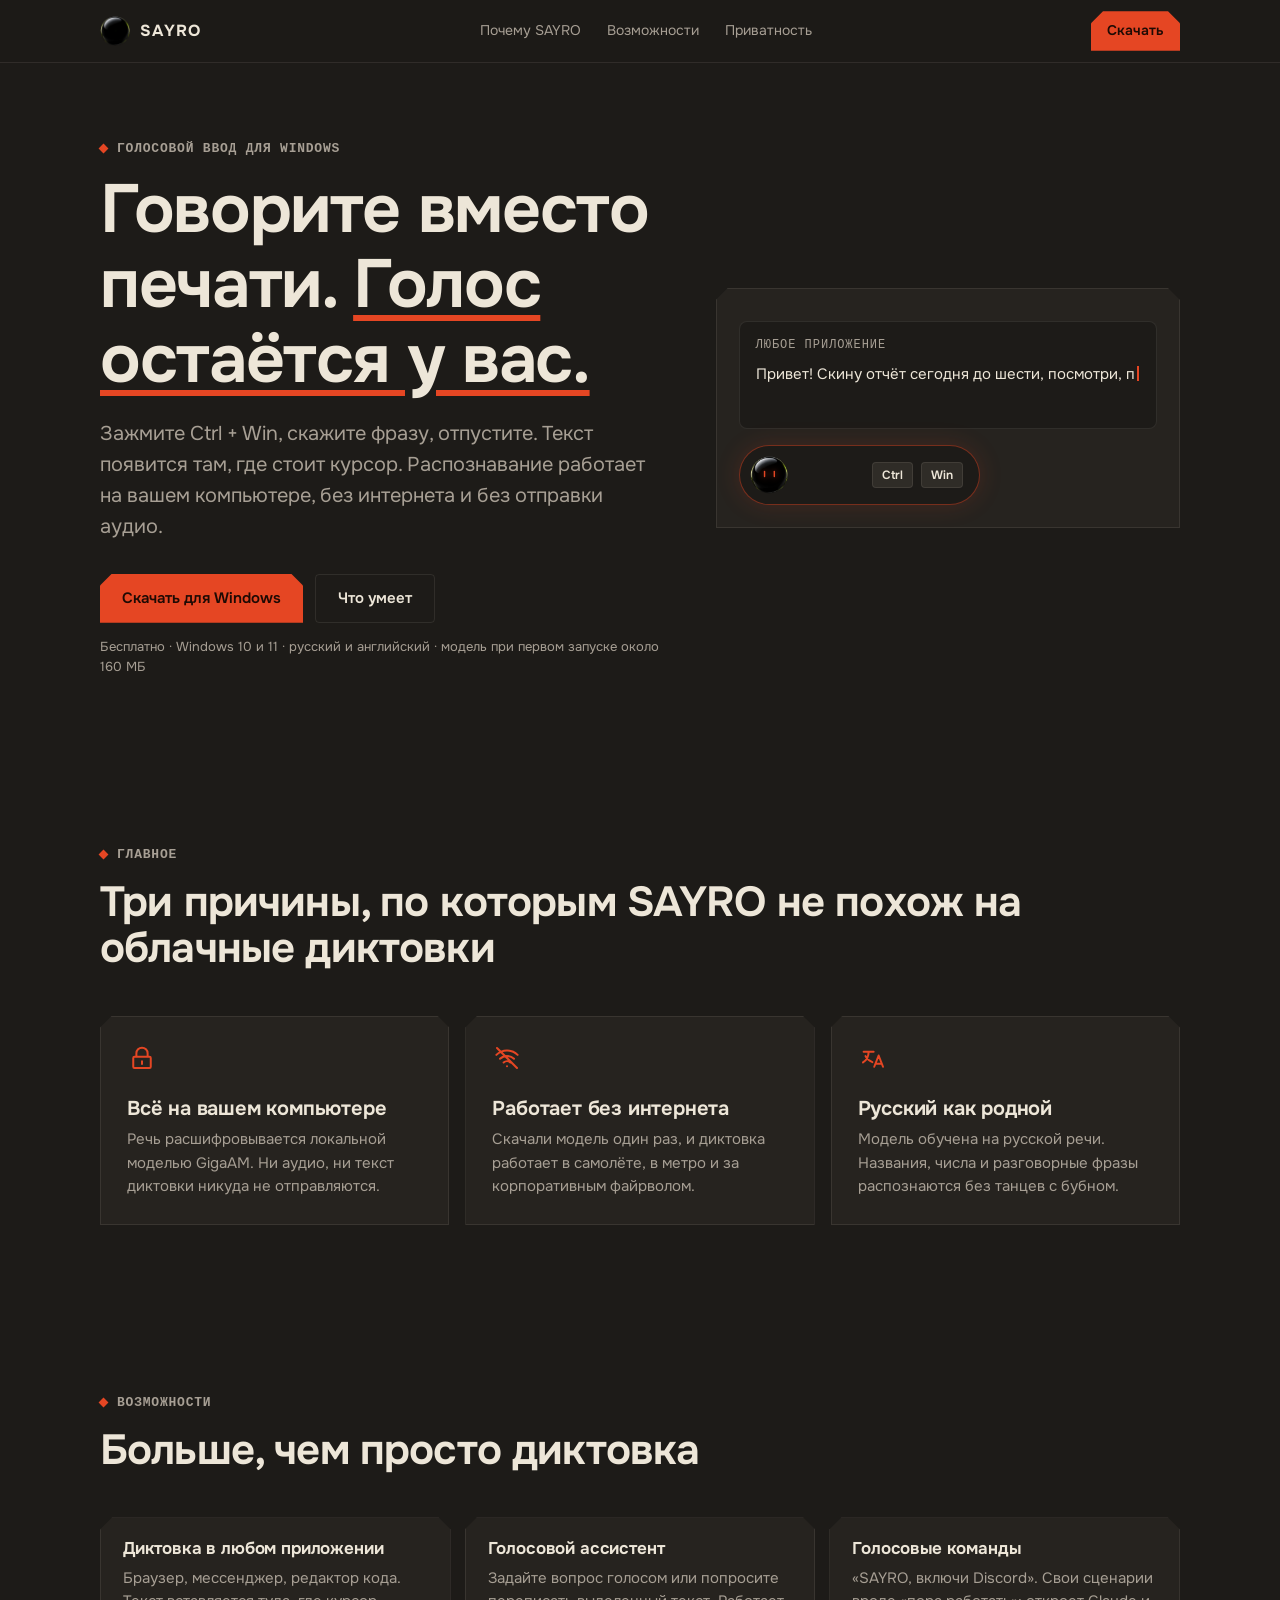
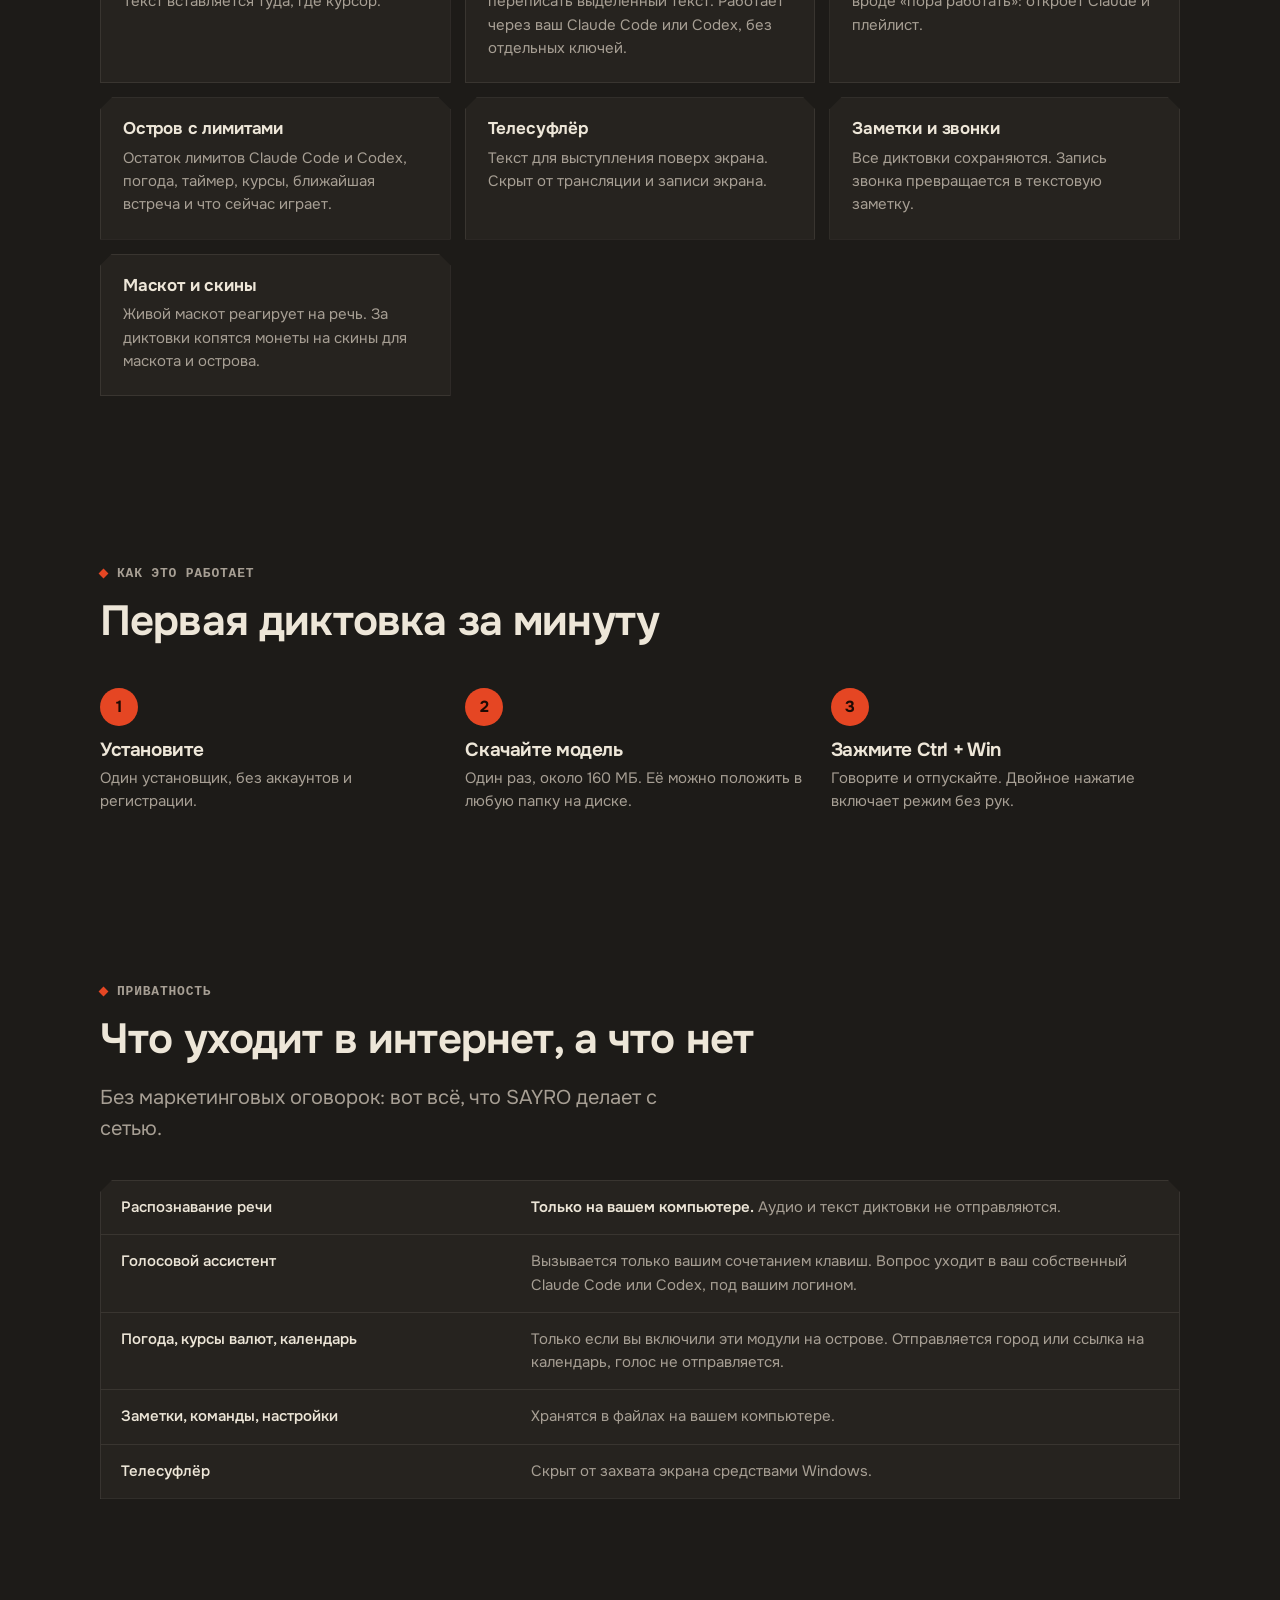
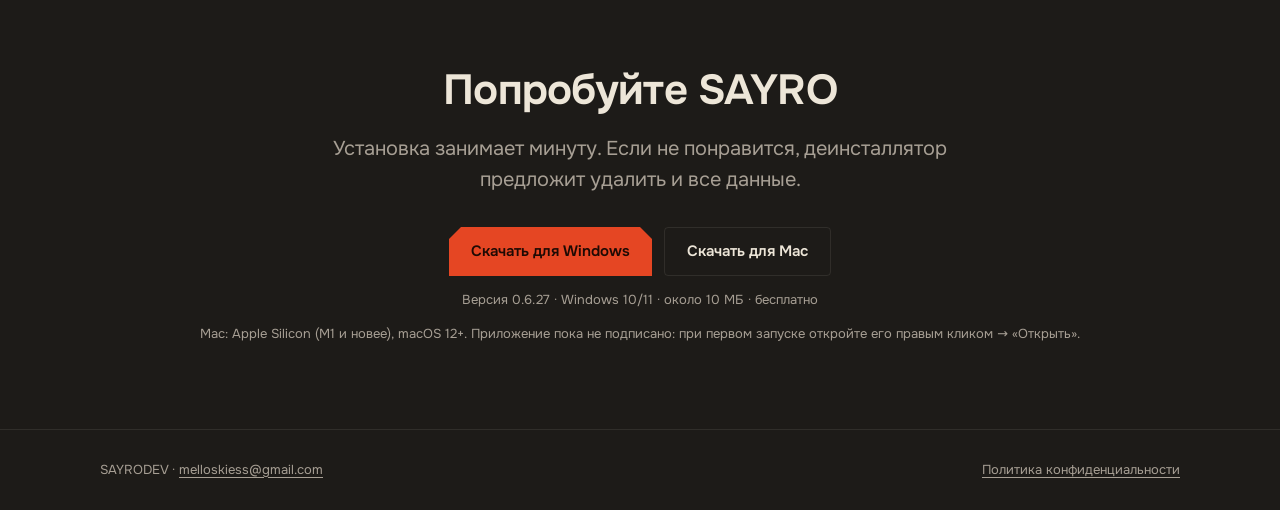
<file: index.html>
<!doctype html>
<html lang="ru">
<head>
<meta charset="utf-8" />
<meta name="viewport" content="width=device-width, initial-scale=1" />
<title>SAYRO: голосовой ввод, который остаётся на вашем компьютере</title>
<meta name="description" content="Диктуйте в любом приложении Windows. Распознавание речи работает локально, без интернета, русский язык из коробки." />
<link rel="icon" href="orb.webp" />
<style>
  @font-face { font-family: Onest; font-weight: 100 900; font-display: swap; src: url(fonts/onest-cyrillic-wght-normal.woff2) format("woff2"); unicode-range: U+0301, U+0400-045F, U+0490-0491, U+04B0-04B1, U+2116; }
  @font-face { font-family: Onest; font-weight: 100 900; font-display: swap; src: url(fonts/onest-latin-wght-normal.woff2) format("woff2"); unicode-range: U+0000-00FF, U+0131, U+0152-0153, U+02BB-02BC, U+02C6, U+02DA, U+02DC, U+2000-206F, U+20AC, U+2122, U+2191, U+2193, U+2212, U+2215, U+FEFF, U+FFFD; }
  :root {
    --ink: #1d1b18; --ink-2: #26231f; --ink-3: #2f2c27; --line: rgba(237,230,216,.09);
    --text: #ede6d8; --muted: #a79f94; --plasma: #e54623; --plasma-hi: #f05a36; --plasma-ink: #1e0a04;
    --mono: ui-monospace, Consolas, monospace;
    --chamfer: polygon(12px 0, calc(100% - 12px) 0, 100% 12px, 100% 100%, 0 100%, 0 12px);
    --ease: cubic-bezier(.32,.72,0,1);
  }
  * { box-sizing: border-box; margin: 0; }
  html { scroll-behavior: smooth; }
  body { background: var(--ink); color: var(--text); font: 16px/1.55 Onest, system-ui, sans-serif; -webkit-font-smoothing: antialiased; }
  a { color: inherit; text-decoration: none; }
  .wrap { width: min(1080px, 100% - 40px); margin-inline: auto; }
  section { padding: 84px 0; }
  h1, h2, h3 { line-height: 1.1; letter-spacing: -.02em; font-weight: 650; }
  h1 { font-size: clamp(38px, 6.2vw, 68px); }
  h2 { font-size: clamp(28px, 4vw, 42px); }
  .eyebrow { color: var(--muted); font-family: var(--mono); font-size: 13px; font-weight: 600; letter-spacing: .06em; text-transform: uppercase; margin-bottom: 14px; }
  .eyebrow::before { content: ""; display: inline-block; width: 7px; height: 7px; margin-right: 10px; background: var(--plasma); transform: rotate(45deg); }
  :focus-visible { outline: 2px solid var(--plasma); outline-offset: 2px; }
  .lead { color: var(--muted); font-size: clamp(17px, 2vw, 20px); max-width: 620px; margin-top: 20px; }

  /* top bar */
  header { position: sticky; top: 0; z-index: 10; background: rgba(29,27,24,.8); backdrop-filter: blur(12px); border-bottom: 1px solid var(--line); }
  header .wrap { display: flex; align-items: center; justify-content: space-between; height: 62px; }
  .brand { display: flex; align-items: center; gap: 10px; font-weight: 700; letter-spacing: .08em; }
  .brand img { width: 30px; height: 30px; }
  nav { display: flex; gap: 26px; color: var(--muted); font-size: 14px; }
  nav a:hover { color: var(--text); }
  .btn { position: relative; isolation: isolate; display: inline-flex; align-items: center; justify-content: center; gap: 8px; padding: 12px 22px; border-radius: 0; font-weight: 600; font-size: 15px; background: transparent; color: var(--plasma-ink); transition: transform .2s var(--ease), background .2s; }
  .btn::before { content: ""; position: absolute; inset: 0; z-index: -1; background: var(--plasma); clip-path: var(--chamfer); transition: background .2s; }
  .btn:hover { transform: translateY(-1px); }
  .btn:hover::before { background: var(--plasma-hi); }
  .btn.ghost::before { content: none; }
  .btn.ghost { border-radius: 4px; background: transparent; color: var(--text); border: 1px solid var(--line); }
  .btn.ghost:hover { background: rgba(237,230,216,.06); }
  header .btn { padding: 9px 16px; font-size: 14px; }

  /* hero */
  .hero { padding-top: 76px; }
  .hero-grid { display: grid; grid-template-columns: 1.1fr .9fr; gap: 48px; align-items: center; }
  .hero h1 em { font-style: normal; color: var(--text); text-decoration: underline; text-decoration-color: var(--plasma); text-underline-offset: .12em; }
  .cta { display: flex; flex-wrap: wrap; gap: 12px; margin-top: 32px; }
  .fine { color: var(--muted); font-size: 13px; margin-top: 14px; }

  /* the live demo card */
  .demo { position: relative; background: var(--ink-2); border: 1px solid var(--line); border-radius: 0; clip-path: var(--chamfer); padding: 22px; box-shadow: 0 30px 80px -30px rgba(29,27,24,.8); overflow: hidden; }
  .win { margin-top: 10px; background: var(--ink); border: 1px solid var(--line); border-radius: 8px; padding: 14px 16px; min-height: 108px; font-size: 15px; }
  .win small { font-family: var(--mono); text-transform: uppercase; letter-spacing: .08em; display: block; color: var(--muted); font-size: 12px; margin-bottom: 8px; }
  .typed::after { content: ""; display: inline-block; width: 2px; height: 1em; margin-left: 2px; vertical-align: -2px; background: var(--plasma); animation: blink 1s steps(1) infinite; }
  @keyframes blink { 50% { opacity: 0; } }
  .pillbar { display: flex; align-items: center; gap: 14px; margin-top: 16px; padding: 10px 16px 10px 10px; border-radius: 999px; background: var(--ink); border: 1px solid rgba(229,70,35,.45); box-shadow: 0 0 24px rgba(229,70,35,.16); width: fit-content; }
  .orb { position: relative; width: 38px; height: 38px; background: url(orb.webp) center / contain no-repeat; }
  .orb svg { position: absolute; inset: 0; filter: drop-shadow(0 0 3px #e54623); }
  .orb rect { fill: var(--plasma); transform-box: fill-box; transform-origin: center; animation: blinkeye 4.8s ease-in-out infinite; }
  @keyframes blinkeye { 0%, 93%, 100% { transform: scaleY(1); } 96% { transform: scaleY(.1); } }
  .wave { display: flex; gap: 4px; align-items: center; height: 26px; }
  .wave i { width: 4px; border-radius: 3px; background: var(--plasma); animation: wave 1s ease-in-out infinite; }
  @keyframes wave { 0%, 100% { height: 5px; } 50% { height: 22px; } }
  .keys { display: flex; gap: 8px; margin-left: 4px; }
  kbd { font: 600 12px/1 Onest, sans-serif; padding: 6px 9px; border-radius: 4px; background: var(--ink-3); border: 1px solid var(--line); box-shadow: 0 2px 0 rgba(29,27,24,.5); }

  /* pillars */
  .pillars { display: grid; grid-template-columns: repeat(3, 1fr); gap: 16px; margin-top: 44px; }
  .card { background: var(--ink-2); border: 1px solid var(--line); border-radius: 0; clip-path: var(--chamfer); padding: 26px; transition: border-color .25s var(--ease), transform .25s var(--ease); }
  .card:hover { border-color: rgba(229,70,35,.4); transform: translateY(-3px); }
  .card svg { color: var(--plasma); margin-bottom: 18px; }
  .card h3 { font-size: 20px; margin-bottom: 8px; letter-spacing: -.01em; }
  .card p { color: var(--muted); font-size: 15px; }

  /* features */
  .feats { display: grid; grid-template-columns: repeat(auto-fill, minmax(280px, 1fr)); gap: 14px; margin-top: 44px; }
  .feats .card { padding: 22px; }
  .feats h3 { font-size: 17px; }

  /* steps */
  .steps { display: grid; grid-template-columns: repeat(3, 1fr); gap: 16px; margin-top: 44px; counter-reset: s; }
  .step { counter-increment: s; position: relative; padding-top: 52px; }
  .step::before { content: counter(s); position: absolute; top: 0; left: 0; width: 38px; height: 38px; display: grid; place-items: center; border-radius: 50%; background: var(--plasma); color: var(--plasma-ink); font-weight: 700; }
  .step h3 { font-size: 19px; margin-bottom: 6px; }
  .step p { color: var(--muted); font-size: 15px; }

  /* honesty table */
  table { width: 100%; border-collapse: collapse; margin-top: 36px; font-size: 15px; background: var(--ink-2); border: 1px solid var(--line); border-radius: 0; clip-path: var(--chamfer); overflow: hidden; }
  td { padding: 15px 20px; border-top: 1px solid var(--line); vertical-align: top; }
  tr:first-child td { border-top: 0; }
  td:first-child { font-weight: 550; width: 38%; }
  td:last-child { color: var(--muted); }
  .ok { color: var(--text); font-weight: 600; }

  .plansrow { display: grid; grid-template-columns: repeat(2, 1fr); gap: 16px; margin-top: 36px; max-width: 640px; }
  .plansrow h3 { font-size: 17px; color: var(--muted); font-weight: 600; }
  .plansrow .price { font-size: 38px; font-weight: 650; letter-spacing: -.02em; color: var(--text); margin: 6px 0; }
  .plansrow .best { border-color: rgba(229,70,35,.5); }
  .incl { margin-top: 28px; padding-left: 20px; color: var(--muted); max-width: 640px; }
  .incl li + li { margin-top: 6px; }
  footer a { text-decoration: underline; text-underline-offset: 3px; }
  .final { text-align: center; }
  .final .lead { margin-inline: auto; }
  .final .cta { justify-content: center; }
  footer { border-top: 1px solid var(--line); padding: 30px 0; color: var(--muted); font-size: 13px; }
  footer .wrap { display: flex; justify-content: space-between; gap: 16px; flex-wrap: wrap; }

  .reveal { opacity: 0; transform: translateY(18px); transition: opacity .7s var(--ease), transform .7s var(--ease); }
  .reveal.in { opacity: 1; transform: none; }

  @media (max-width: 860px) {
    .hero-grid, .pillars, .steps, .plansrow { grid-template-columns: 1fr; }
    nav { display: none; }
    section { padding: 60px 0; }
    td:first-child { width: auto; }
  }
  @media (prefers-reduced-motion: reduce) {
    *, *::before { animation: none !important; transition: none !important; }
    .reveal { opacity: 1; transform: none; }
  }
</style>
</head>
<body>
<header>
  <div class="wrap">
    <a class="brand" href="#top"><img src="orb.webp" alt="" />SAYRO</a>
    <nav><a href="#why">Почему SAYRO</a><a href="#features">Возможности</a><a href="#privacy">Приватность</a></nav>
    <a class="btn" href="#download">Скачать</a>
  </div>
</header>

<main id="top">
  <section class="hero">
    <div class="wrap hero-grid">
      <div>
        <p class="eyebrow">Голосовой ввод для Windows</p>
        <h1>Говорите вместо печати. <em>Голос остаётся у вас.</em></h1>
        <p class="lead">Зажмите Ctrl + Win, скажите фразу, отпустите. Текст появится там, где стоит курсор. Распознавание работает на вашем компьютере, без интернета и без отправки аудио.</p>
        <div class="cta">
          <a class="btn" href="#download">Скачать для Windows</a>
          <a class="btn ghost" href="#features">Что умеет</a>
        </div>
        <p class="fine">Бесплатно · Windows 10 и 11 · русский и английский · модель при первом запуске около 160 МБ</p>
      </div>

      <div class="demo" aria-label="Пример диктовки">
        <div class="win"><small>Любое приложение</small><span class="typed" id="typed"></span></div>
        <div class="pillbar">
          <div class="orb"><svg viewBox="0 0 100 100"><rect x="36.4" y="38.6" width="3.8" height="17" rx="1.9"/><rect x="62.1" y="38.6" width="3.8" height="17" rx="1.9"/></svg></div>
          <div class="wave" aria-hidden="true">
            <i style="animation-delay:0s"></i><i style="animation-delay:.12s"></i><i style="animation-delay:.24s"></i><i style="animation-delay:.36s"></i><i style="animation-delay:.24s"></i><i style="animation-delay:.12s"></i><i style="animation-delay:0s"></i>
          </div>
          <div class="keys"><kbd>Ctrl</kbd><kbd>Win</kbd></div>
        </div>
      </div>
    </div>
  </section>

  <section id="why">
    <div class="wrap">
      <p class="eyebrow">Главное</p>
      <h2 class="reveal">Три причины, по которым SAYRO не похож на облачные диктовки</h2>
      <div class="pillars">
        <div class="card reveal">
          <svg width="30" height="30" viewBox="0 0 24 24" fill="none" stroke="currentColor" stroke-width="1.6" stroke-linecap="round" stroke-linejoin="round"><path d="M7.5 11V8.2a4.5 4.5 0 0 1 9 0V11M6 11h12a1 1 0 0 1 1 1v7a1 1 0 0 1-1 1H6a1 1 0 0 1-1-1v-7a1 1 0 0 1 1-1ZM12 14.6v2.2"/></svg>
          <h3>Всё на вашем компьютере</h3>
          <p>Речь расшифровывается локальной моделью GigaAM. Ни аудио, ни текст диктовки никуда не отправляются.</p>
        </div>
        <div class="card reveal">
          <svg width="30" height="30" viewBox="0 0 24 24" fill="none" stroke="currentColor" stroke-width="1.6" stroke-linecap="round" stroke-linejoin="round"><path d="M3.5 9.5a12 12 0 0 1 17 0M6.4 12.6a8 8 0 0 1 11.2 0M9.3 15.6a4 4 0 0 1 5.4 0M12 18.6h.01M4 4l16 16"/></svg>
          <h3>Работает без интернета</h3>
          <p>Скачали модель один раз, и диктовка работает в самолёте, в метро и за корпоративным файрволом.</p>
        </div>
        <div class="card reveal">
          <svg width="30" height="30" viewBox="0 0 24 24" fill="none" stroke="currentColor" stroke-width="1.6" stroke-linecap="round" stroke-linejoin="round"><path d="M4.5 7h8M8.5 7c0 4-2 7-4.5 8.5M6 10.5c1 2 3 3.8 5.5 4.8M13 19l3.5-9 3.5 9M14.2 16.5h4.6"/></svg>
          <h3>Русский как родной</h3>
          <p>Модель обучена на русской речи. Названия, числа и разговорные фразы распознаются без танцев с бубном.</p>
        </div>
      </div>
    </div>
  </section>

  <section id="features">
    <div class="wrap">
      <p class="eyebrow">Возможности</p>
      <h2 class="reveal">Больше, чем просто диктовка</h2>
      <div class="feats">
        <div class="card reveal"><h3>Диктовка в любом приложении</h3><p>Браузер, мессенджер, редактор кода. Текст вставляется туда, где курсор.</p></div>
        <div class="card reveal"><h3>Голосовой ассистент</h3><p>Задайте вопрос голосом или попросите переписать выделенный текст. Работает через ваш Claude Code или Codex, без отдельных ключей.</p></div>
        <div class="card reveal"><h3>Голосовые команды</h3><p>«SAYRO, включи Discord». Свои сценарии вроде «пора работать»: откроет Claude и плейлист.</p></div>
        <div class="card reveal"><h3>Остров с лимитами</h3><p>Остаток лимитов Claude Code и Codex, погода, таймер, курсы, ближайшая встреча и что сейчас играет.</p></div>
        <div class="card reveal"><h3>Телесуфлёр</h3><p>Текст для выступления поверх экрана. Скрыт от трансляции и записи экрана.</p></div>
        <div class="card reveal"><h3>Заметки и звонки</h3><p>Все диктовки сохраняются. Запись звонка превращается в текстовую заметку.</p></div>
        <div class="card reveal"><h3>Маскот и скины</h3><p>Живой маскот реагирует на речь. За диктовки копятся монеты на скины для маскота и острова.</p></div>
      </div>
    </div>
  </section>

  <section>
    <div class="wrap">
      <p class="eyebrow">Как это работает</p>
      <h2 class="reveal">Первая диктовка за минуту</h2>
      <div class="steps">
        <div class="step reveal"><h3>Установите</h3><p>Один установщик, без аккаунтов и регистрации.</p></div>
        <div class="step reveal"><h3>Скачайте модель</h3><p>Один раз, около 160 МБ. Её можно положить в любую папку на диске.</p></div>
        <div class="step reveal"><h3>Зажмите Ctrl + Win</h3><p>Говорите и отпускайте. Двойное нажатие включает режим без рук.</p></div>
      </div>
    </div>
  </section>

  <section id="privacy">
    <div class="wrap">
      <p class="eyebrow">Приватность</p>
      <h2 class="reveal">Что уходит в интернет, а что нет</h2>
      <p class="lead">Без маркетинговых оговорок: вот всё, что SAYRO делает с сетью.</p>
      <table class="reveal">
        <tr><td>Распознавание речи</td><td><span class="ok">Только на вашем компьютере.</span> Аудио и текст диктовки не отправляются.</td></tr>
        <tr><td>Голосовой ассистент</td><td>Вызывается только вашим сочетанием клавиш. Вопрос уходит в ваш собственный Claude Code или Codex, под вашим логином.</td></tr>
        <tr><td>Погода, курсы валют, календарь</td><td>Только если вы включили эти модули на острове. Отправляется город или ссылка на календарь, голос не отправляется.</td></tr>
        <tr><td>Заметки, команды, настройки</td><td>Хранятся в файлах на вашем компьютере.</td></tr>
        <tr><td>Телесуфлёр</td><td>Скрыт от захвата экрана средствами Windows.</td></tr>
      </table>
    </div>
  </section>

  
  <section id="download" class="final">
    <div class="wrap">
      <h2 class="reveal">Попробуйте SAYRO</h2>
      <p class="lead">Установка занимает минуту. Если не понравится, деинсталлятор предложит удалить и все данные.</p>
      <div class="cta">
        <a class="btn" href="/updates/SAYRO_0.6.27_x64-setup.exe" download>Скачать для Windows</a>
        <a class="btn ghost" href="/updates/SAYRO_0.6.12_aarch64.dmg" download>Скачать для Mac</a>
      </div>
      <p class="fine">Версия 0.6.27 · Windows 10/11 · около 10 МБ · бесплатно</p>
      <p class="fine">Mac: Apple Silicon (M1 и новее), macOS 12+. Приложение пока не подписано: при первом запуске откройте его правым кликом → «Открыть».</p>
    </div>
  </section>
</main>

<footer>
  <div class="wrap">
    
    <span>SAYRODEV · <a href="mailto:melloskiess@gmail.com">melloskiess@gmail.com</a></span>
    <span><a href="/legal/privacy">Политика конфиденциальности</a></span>
  </div>
</footer>

<script>
  // The demo types a phrase in a loop.
  (function () {
    var el = document.getElementById("typed");
    var phrases = [
      "Привет! Скину отчёт сегодня до шести, посмотри, пожалуйста, цифры за квартал.",
      "Напомни Ане, что созвон перенесли на четверг, на одиннадцать утра.",
      "Добавь в задачи: подготовить презентацию для клиента и отправить договор."
    ];
    var i = 0, j = 0, dir = 1;
    if (window.matchMedia("(prefers-reduced-motion: reduce)").matches) { el.textContent = phrases[0]; return; }
    function tick() {
      var p = phrases[i];
      j += dir;
      el.textContent = p.slice(0, j);
      var wait = dir > 0 ? 38 : 14;
      if (dir > 0 && j >= p.length) { dir = -1; wait = 2400; }
      else if (dir < 0 && j <= 0) { dir = 1; i = (i + 1) % phrases.length; wait = 500; }
      setTimeout(tick, wait);
    }
    tick();
  })();
  // Blocks fade in as they come into view.
  (function () {
    var els = document.querySelectorAll(".reveal");
    if (!("IntersectionObserver" in window)) { els.forEach(function (e) { e.classList.add("in"); }); return; }
    var io = new IntersectionObserver(function (entries) {
      entries.forEach(function (e) { if (e.isIntersecting) { e.target.classList.add("in"); io.unobserve(e.target); } });
    }, { threshold: 0.15 });
    els.forEach(function (e) { io.observe(e); });
  })();
</script>
</body>
</html>
</file>
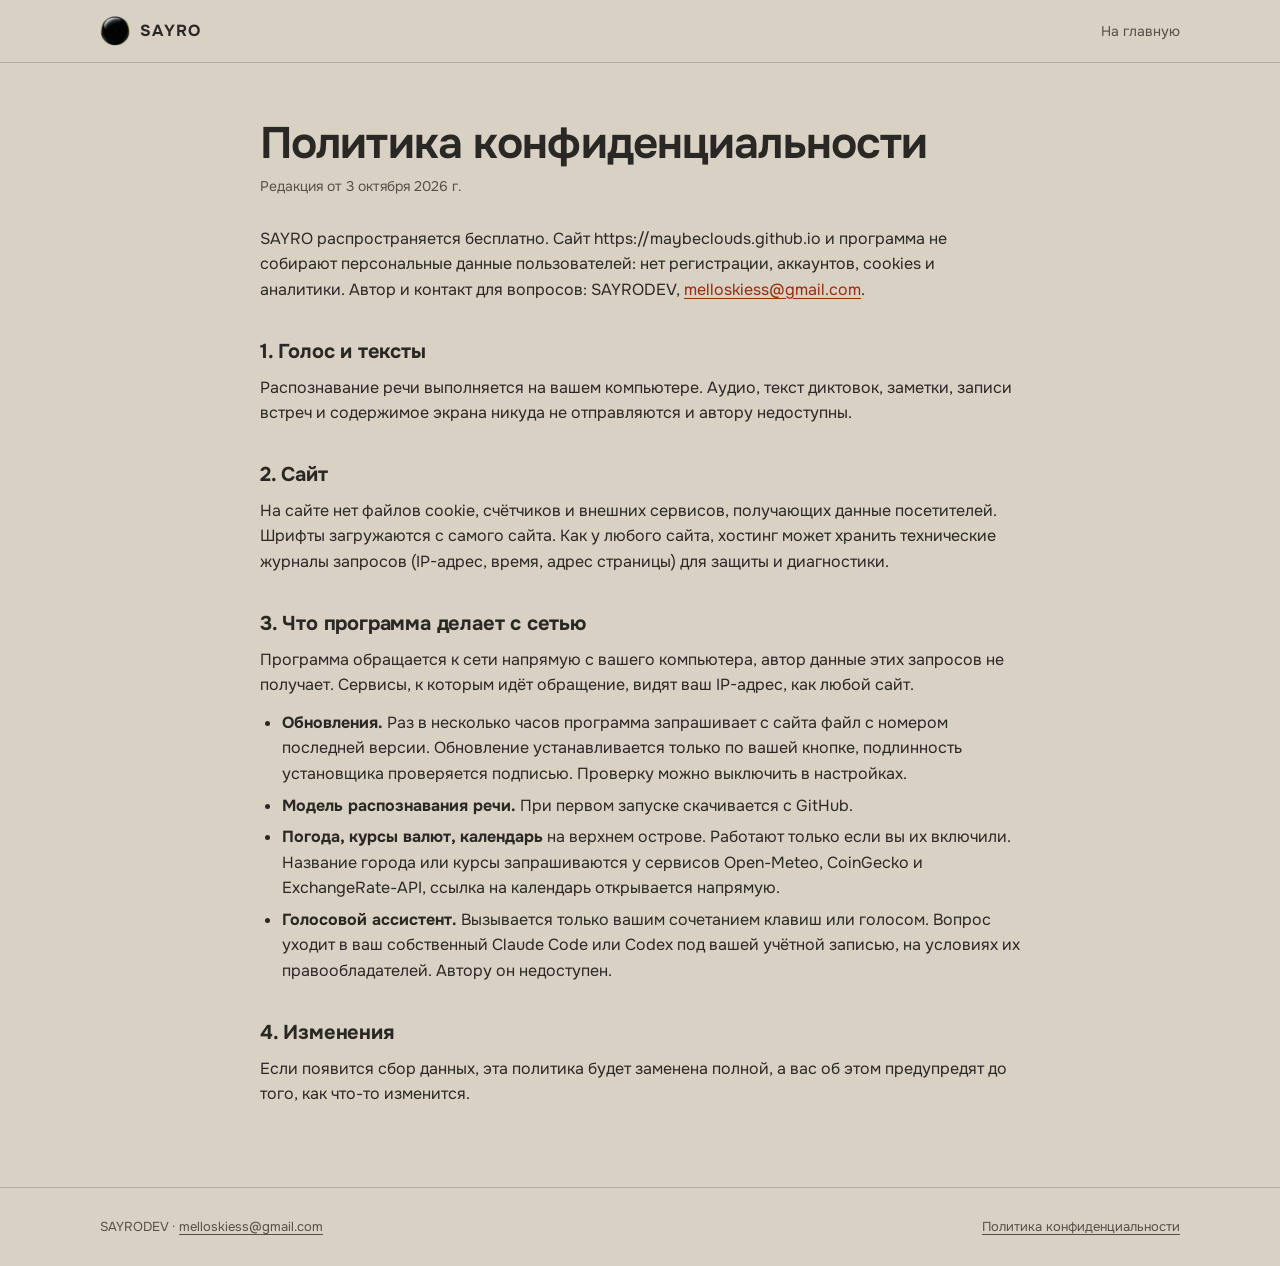
<file: legal/privacy.html>
<!doctype html>
<html lang="ru">
<head>
<meta charset="utf-8" />
<meta name="viewport" content="width=device-width, initial-scale=1" />
<title>Политика конфиденциальности SAYRO</title>
<link rel="icon" href="/orb.webp" />
<link rel="stylesheet" href="/site.css" />
</head>
<body>
<header class="bar"><div class="wide">
  <a class="brand" href="/"><img src="/orb.webp" alt="" />SAYRO</a>
  <a class="back" href="/">На главную</a>
</div></header>

<main><div class="wrap">
  <h1>Политика конфиденциальности</h1>
  <p class="meta">Редакция от 3 октября 2026 г.</p>

  <p>SAYRO распространяется бесплатно. Сайт https://maybeclouds.github.io и программа не собирают персональные данные пользователей: нет регистрации, аккаунтов, cookies и аналитики. Автор и контакт для вопросов: SAYRODEV, <a href="mailto:melloskiess@gmail.com">melloskiess@gmail.com</a>.</p>

  <h2>1. Голос и тексты</h2>
  <p>Распознавание речи выполняется на вашем компьютере. Аудио, текст диктовок, заметки, записи встреч и содержимое экрана никуда не отправляются и автору недоступны.</p>

  <h2>2. Сайт</h2>
  <p>На сайте нет файлов cookie, счётчиков и внешних сервисов, получающих данные посетителей. Шрифты загружаются с самого сайта. Как у любого сайта, хостинг может хранить технические журналы запросов (IP-адрес, время, адрес страницы) для защиты и диагностики.</p>

  <h2>3. Что программа делает с сетью</h2>
  <p>Программа обращается к сети напрямую с вашего компьютера, автор данные этих запросов не получает. Сервисы, к которым идёт обращение, видят ваш IP-адрес, как любой сайт.</p>
  <ul>
    <li><b>Обновления.</b> Раз в несколько часов программа запрашивает с сайта файл с номером последней версии. Обновление устанавливается только по вашей кнопке, подлинность установщика проверяется подписью. Проверку можно выключить в настройках.</li>
    <li><b>Модель распознавания речи.</b> При первом запуске скачивается с GitHub.</li>
    <li><b>Погода, курсы валют, календарь</b> на верхнем острове. Работают только если вы их включили. Название города или курсы запрашиваются у сервисов Open-Meteo, CoinGecko и ExchangeRate-API, ссылка на календарь открывается напрямую.</li>
    <li><b>Голосовой ассистент.</b> Вызывается только вашим сочетанием клавиш или голосом. Вопрос уходит в ваш собственный Claude Code или Codex под вашей учётной записью, на условиях их правообладателей. Автору он недоступен.</li>
  </ul>

  <h2>4. Изменения</h2>
  <p>Если появится сбор данных, эта политика будет заменена полной, а вас об этом предупредят до того, как что-то изменится.</p>
</div></main>

<footer class="foot"><div class="wide">
  <span>SAYRODEV · <a href="mailto:melloskiess@gmail.com">melloskiess@gmail.com</a></span>
  <span><a href="/legal/privacy">Политика конфиденциальности</a></span>
</div></footer>
</body>
</html>
</file>
<file: site.css>
/* Shared styles for the pages other than the home page: buy, thanks and the legal documents. */
@font-face { font-family: Onest; font-weight: 100 900; font-display: swap; src: url(fonts/onest-cyrillic-wght-normal.woff2) format("woff2"); unicode-range: U+0301, U+0400-045F, U+0490-0491, U+04B0-04B1, U+2116; }
@font-face { font-family: Onest; font-weight: 100 900; font-display: swap; src: url(fonts/onest-latin-wght-normal.woff2) format("woff2"); unicode-range: U+0000-00FF, U+0131, U+0152-0153, U+02BB-02BC, U+02C6, U+02DA, U+02DC, U+2000-206F, U+20AC, U+2122, U+2191, U+2193, U+2212, U+2215, U+FEFF, U+FFFD; }

:root {
  --paper: #d9d1c4; --bone: #e9e1d3; --sand: #cdc5ba;
  --text: #2a2825; --muted: #564f47; --line: rgba(64,61,56,.24);
  --plasma: #e54623; --plasma-hi: #f05a36; --plasma-ink: #1e0a04;
  --accent-text: #9a2a0a; --error: #a3173c; --ok: #365a06;
  --mono: ui-monospace, Consolas, monospace;
  --chamfer: polygon(12px 0, calc(100% - 12px) 0, 100% 12px, 100% 100%, 0 100%, 0 12px);
  --ease: cubic-bezier(.32,.72,0,1);
}
* { box-sizing: border-box; margin: 0; }
body { background: var(--paper); color: var(--text); font: 16px/1.6 Onest, system-ui, sans-serif; -webkit-font-smoothing: antialiased; }
a { color: var(--accent-text); text-underline-offset: 3px; }
.wrap { width: min(760px, 100% - 40px); margin-inline: auto; }
.wide { width: min(1080px, 100% - 40px); margin-inline: auto; }

header.bar { border-bottom: 1px solid var(--line); }
header.bar .wide { display: flex; align-items: center; justify-content: space-between; height: 62px; }
.brand { display: flex; align-items: center; gap: 10px; font-weight: 700; letter-spacing: .08em; color: var(--text); text-decoration: none; }
.brand img { width: 30px; height: 30px; }
header.bar a.back { color: var(--muted); font-size: 14px; text-decoration: none; }
header.bar a.back:hover { color: var(--text); }

main { padding: 56px 0 80px; }
h1 { font-size: clamp(30px, 5vw, 44px); line-height: 1.1; letter-spacing: -.02em; font-weight: 650; margin-bottom: 8px; }
h2 { font-size: 20px; line-height: 1.3; margin: 36px 0 10px; letter-spacing: -.01em; }
p, li { color: var(--text); }
p + p, ul + p, p + ul, ol + p, p + ol { margin-top: 12px; }
ul, ol { padding-left: 22px; }
li + li { margin-top: 6px; }
.meta { color: var(--muted); font-size: 14px; margin-bottom: 28px; }
.draft { background: var(--bone); border: 1px solid var(--error); color: var(--error); padding: 10px 14px; border-radius: 4px; font-size: 14px; margin-bottom: 24px; }

/* forms and cards */
.card { background: var(--bone); border: 1px solid var(--line); border-radius: 0; clip-path: var(--chamfer); padding: 26px; }
.plans { display: grid; grid-template-columns: 1fr 1fr; gap: 12px; margin: 22px 0; }
.plan { position: relative; cursor: pointer; display: block; }
.plan input { position: absolute; opacity: 0; inset: 0; cursor: pointer; }
.plan span.box { display: block; padding: 18px; border: 1px solid var(--line); border-radius: 4px; background: var(--sand); transition: border-color .2s var(--ease), background .2s; }
.plan input:checked + span.box { border-color: var(--plasma); background: var(--bone); }
.plan input:focus-visible + span.box { outline: 2px solid var(--plasma); outline-offset: 2px; }
.plan b { display: block; font-size: 15px; font-weight: 600; color: var(--muted); }
.plan strong { display: block; font-size: 28px; letter-spacing: -.02em; margin-top: 4px; color: var(--text); }
.plan small { color: var(--muted); font-size: 13px; }
.badge { display: inline-block; margin-top: 8px; font-size: 12px; font-weight: 600; color: var(--plasma-ink); background: var(--plasma); padding: 2px 9px; border-radius: 4px; }
label.field { display: block; font-size: 14px; color: var(--muted); margin-bottom: 14px; }
input[type=email], input[type=text] { display: block; width: 100%; margin-top: 6px; padding: 12px 14px; font: 16px/1.6 Onest, system-ui, sans-serif; text-transform: none; letter-spacing: normal; color: var(--text); background: var(--sand); border: 1px solid var(--line); border-radius: 8px; }
input[type=email]:focus, input[type=text]:focus { border-color: var(--plasma); }
.check { display: flex; gap: 12px; align-items: flex-start; font-size: 14px; color: var(--text); margin: 14px 0; cursor: pointer; }
.check input { flex: none; width: 20px; height: 20px; margin-top: 2px; accent-color: var(--plasma); }
.btn { position: relative; isolation: isolate; display: inline-flex; align-items: center; justify-content: center; gap: 8px; padding: 14px 24px; border-radius: 0; font: 600 16px Onest, sans-serif; background: transparent; color: var(--plasma-ink); border: 0; cursor: pointer; text-decoration: none; transition: transform .2s var(--ease), background .2s; }
.btn::before { content: ""; position: absolute; inset: 0; z-index: -1; background: var(--plasma); clip-path: var(--chamfer); transition: background .2s; }
.btn:hover { transform: translateY(-1px); }
.btn:hover::before { background: var(--plasma-hi); }
.btn:disabled { cursor: default; transform: none; }
.btn:disabled::before { background: var(--sand); }
.btn.block { width: 100%; margin-top: 8px; }
.error { color: var(--error); font-size: 14px; margin-top: 12px; min-height: 1.4em; }
.fine { color: var(--muted); font-size: 13px; margin-top: 14px; }
.key { display: block; font: 600 22px/1 var(--mono); letter-spacing: .06em; padding: 18px; margin: 16px 0; text-align: center; background: var(--sand); border: 1px dashed var(--plasma); border-radius: 8px; color: var(--accent-text); user-select: all; }

:focus-visible { outline: 2px solid var(--plasma); outline-offset: 2px; }
input::placeholder { color: var(--muted); opacity: 1; }
.plan b, .badge, label.field { font-family: var(--mono); text-transform: uppercase; letter-spacing: .08em; }
.plan b, label.field { font-size: 12px; }
.ok { color: var(--ok); }

footer.foot { border-top: 1px solid var(--line); padding: 28px 0; color: var(--muted); font-size: 13px; line-height: 1.7; }
footer.foot a { color: var(--muted); }
footer.foot a:hover { color: var(--text); }
footer.foot .wide { display: flex; flex-wrap: wrap; gap: 8px 28px; justify-content: space-between; }

table.req { width: 100%; border-collapse: collapse; margin-top: 12px; font-size: 15px; }
table.req td { padding: 9px 0; border-top: 1px solid var(--line); vertical-align: top; }
table.req td:first-child { color: var(--muted); width: 38%; }

@media (max-width: 560px) { .plans { grid-template-columns: 1fr; } }
</file>
